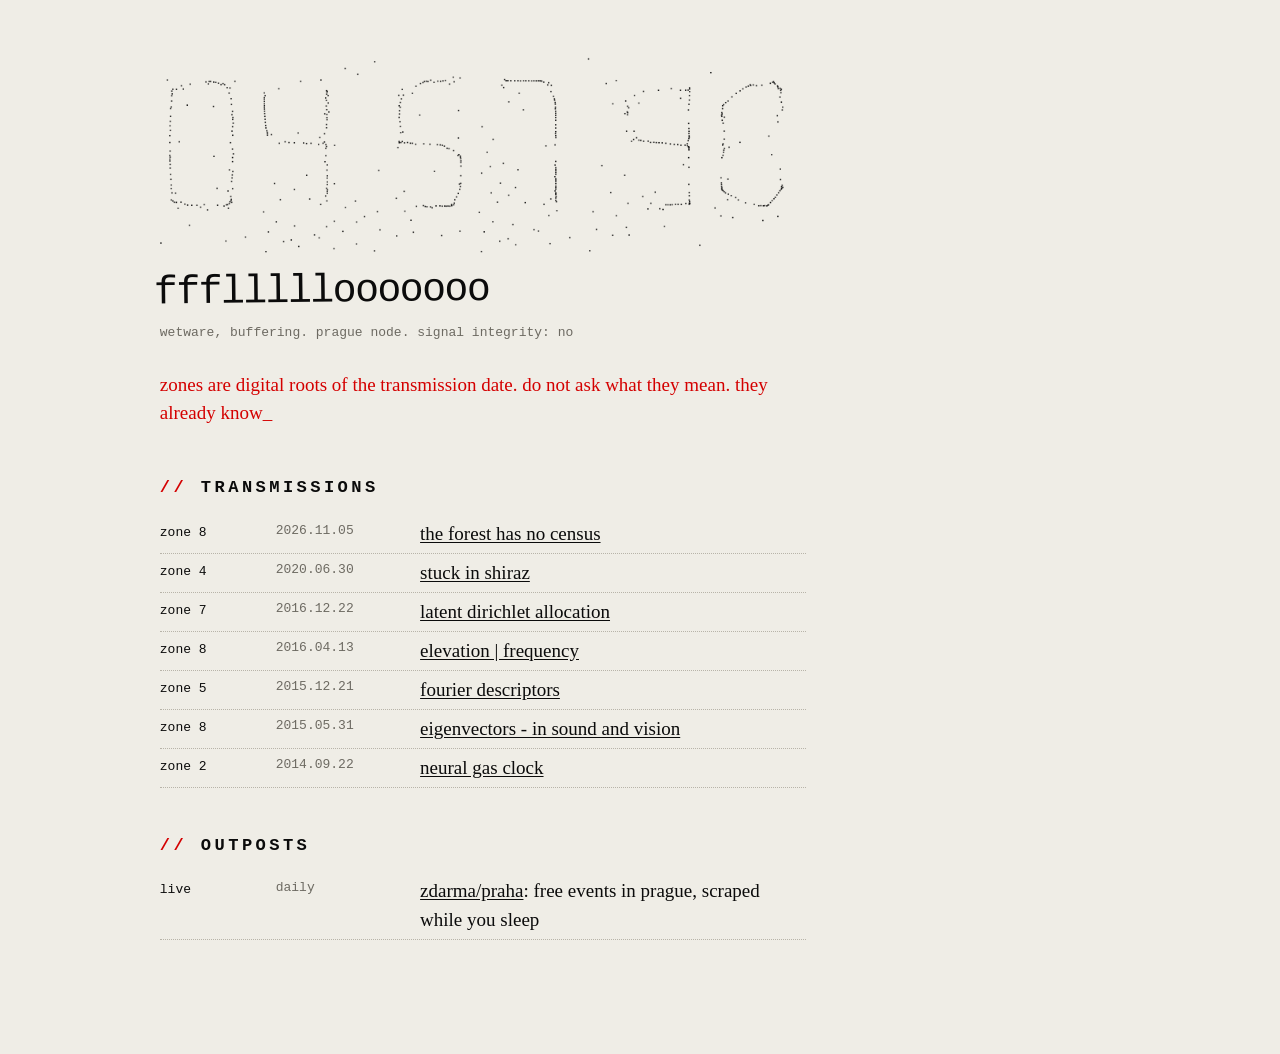
<file: index.html>
<!doctype html>
<html lang="en">
<meta charset="utf-8">
<meta name="viewport" content="width=device-width, initial-scale=1">
<title>ffflllllooooooo</title>
<meta name="description" content="machine notes, leaked backwards.">
<link rel="stylesheet" href="/style.css">
<body>

<!-- the clock is not decoration. it is the only thing on this page that is actually learning -->
<canvas id="clock" title="neural gas clock (2014). it forgets every second."></canvas>
<script src="/clock.js"></script>

<h1>ffflllllooooooo</h1>
<p class="meta">wetware, buffering. prague node. signal integrity: no</p>

<div class="intro">
  <p class="red cursor">zones are digital roots of the transmission date. do not ask what they mean. they already know</p>
</div>

<h2>transmissions</h2>
<ul class="tx">
  <li><span class="zone">zone 8</span><time>2026.11.05</time><a href="/the-forest-has-no-census/">the forest has no census</a></li>
  <li><span class="zone">zone 4</span><time>2020.06.30</time><a href="/shiraz/">stuck in shiraz</a></li>
  <li><span class="zone">zone 7</span><time>2016.12.22</time><a href="/lda/">latent dirichlet allocation</a></li>
  <li><span class="zone">zone 8</span><time>2016.04.13</time><a href="/elevation/">elevation | frequency</a></li>
  <li><span class="zone">zone 5</span><time>2015.12.21</time><a href="/fourierdescriptors/">fourier descriptors</a></li>
  <li><span class="zone">zone 8</span><time>2015.05.31</time><a href="/eigen/">eigenvectors - in sound and vision</a></li>
  <li><span class="zone">zone 2</span><time>2014.09.22</time><a href="/neuralgasclock/">neural gas clock</a></li>
</ul>

<h2>outposts</h2>
<ul class="tx">
  <li><span class="zone">live</span><time>daily</time><span><a href="/zdarma-praha/">zdarma/praha</a>: free events in prague, scraped while you sleep</span></li>
</ul>

</body>
</html>
</file>
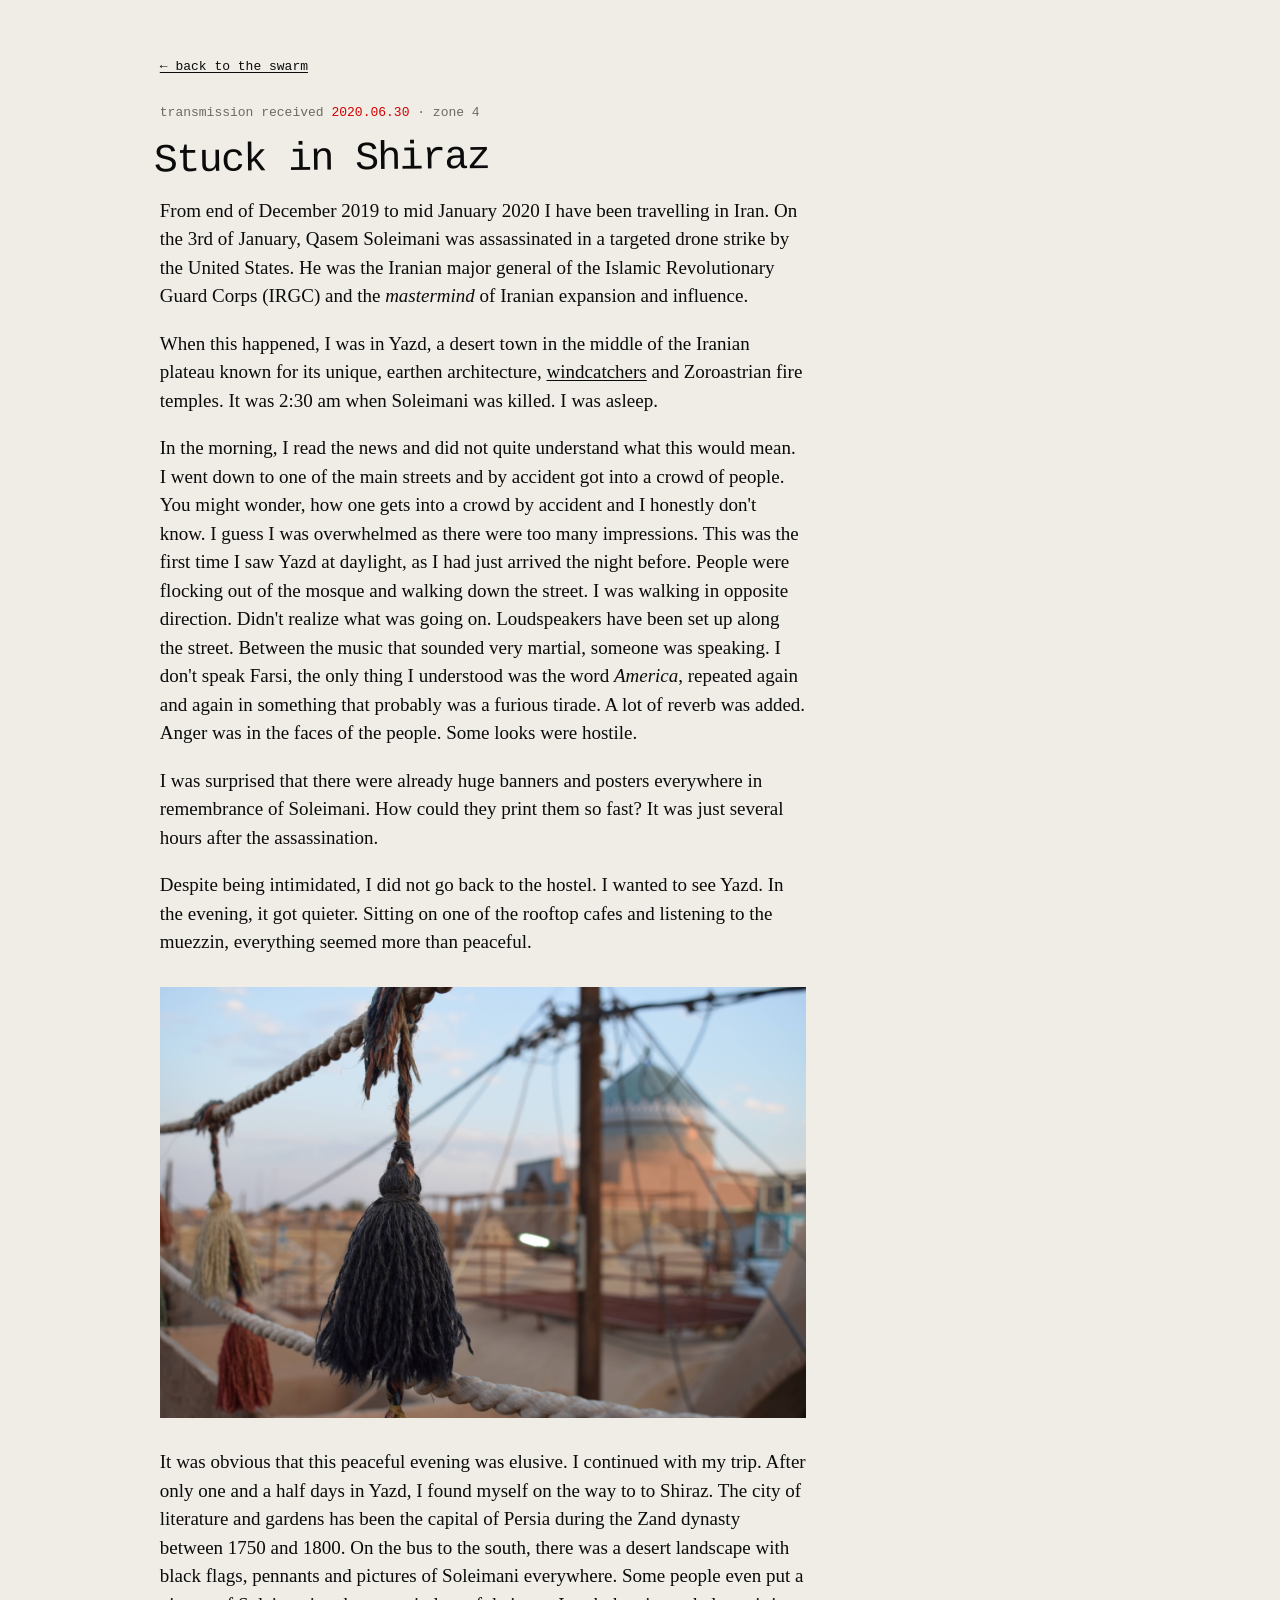
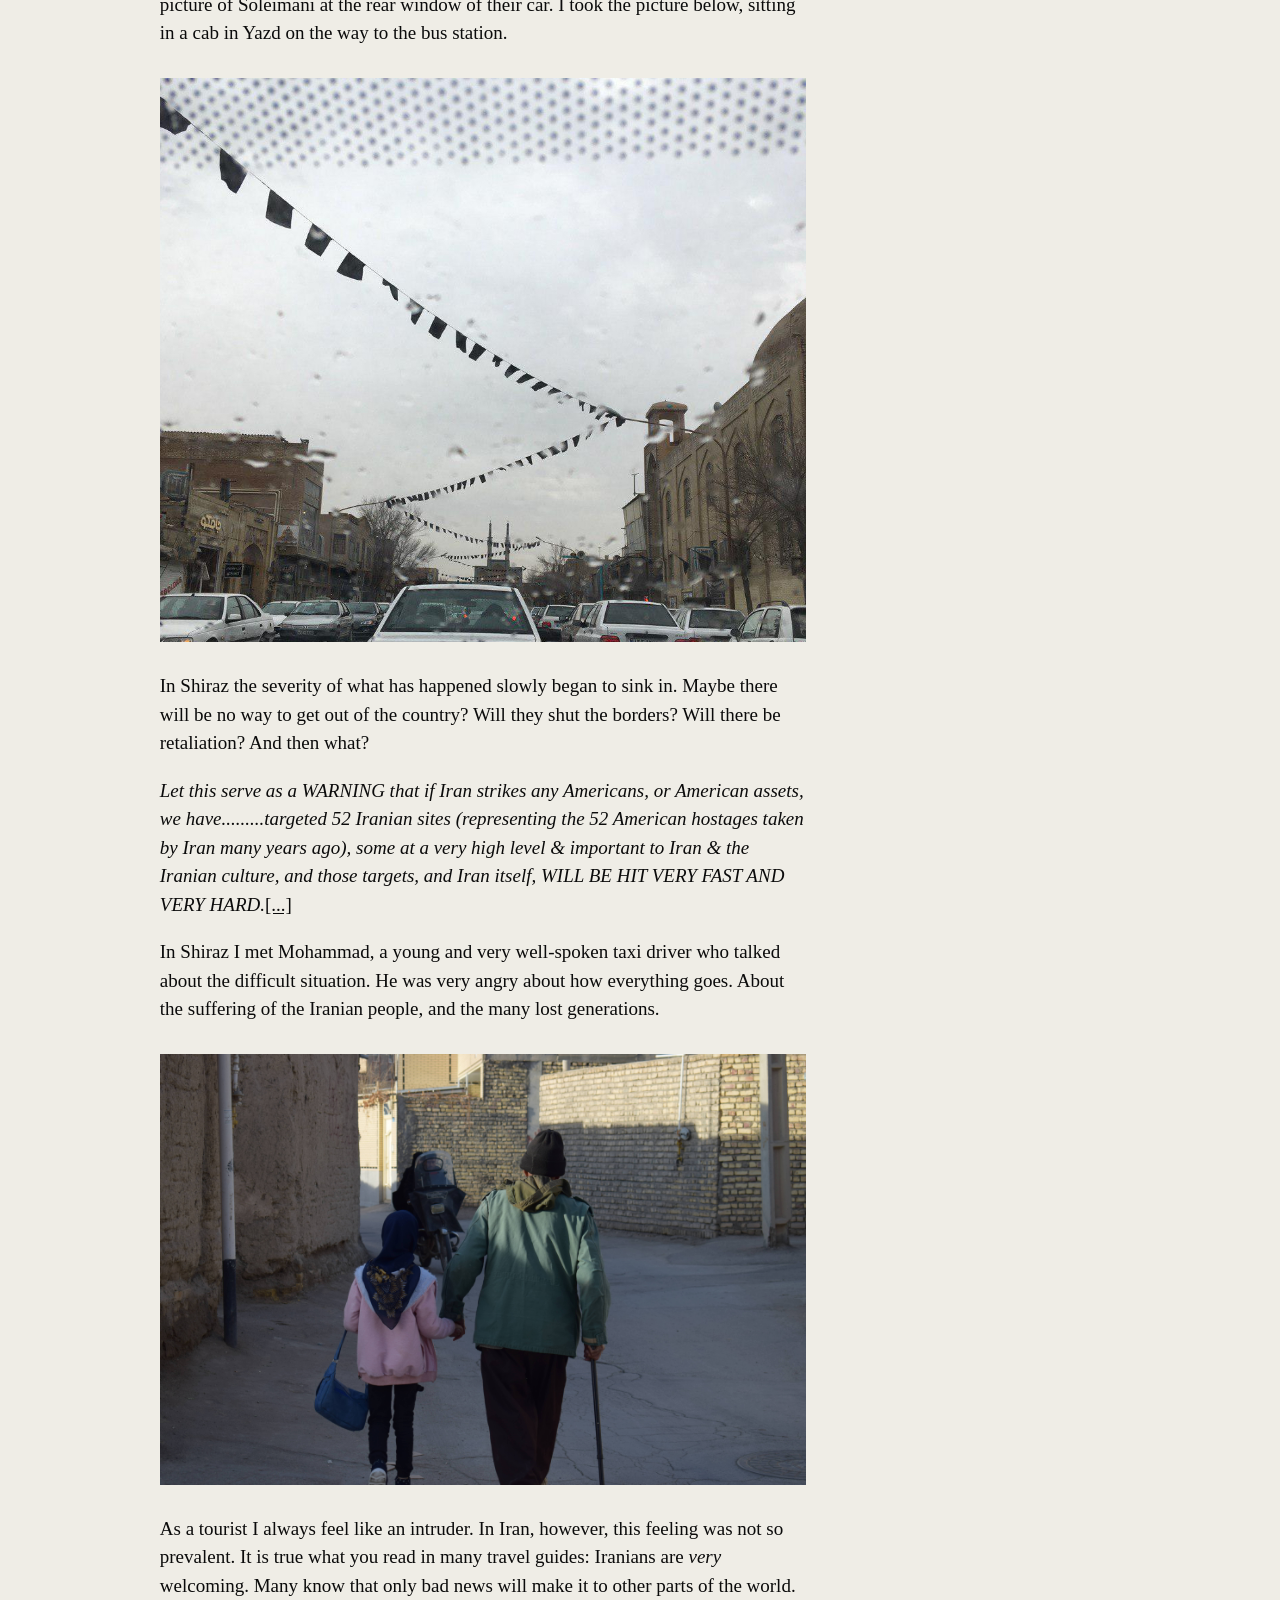
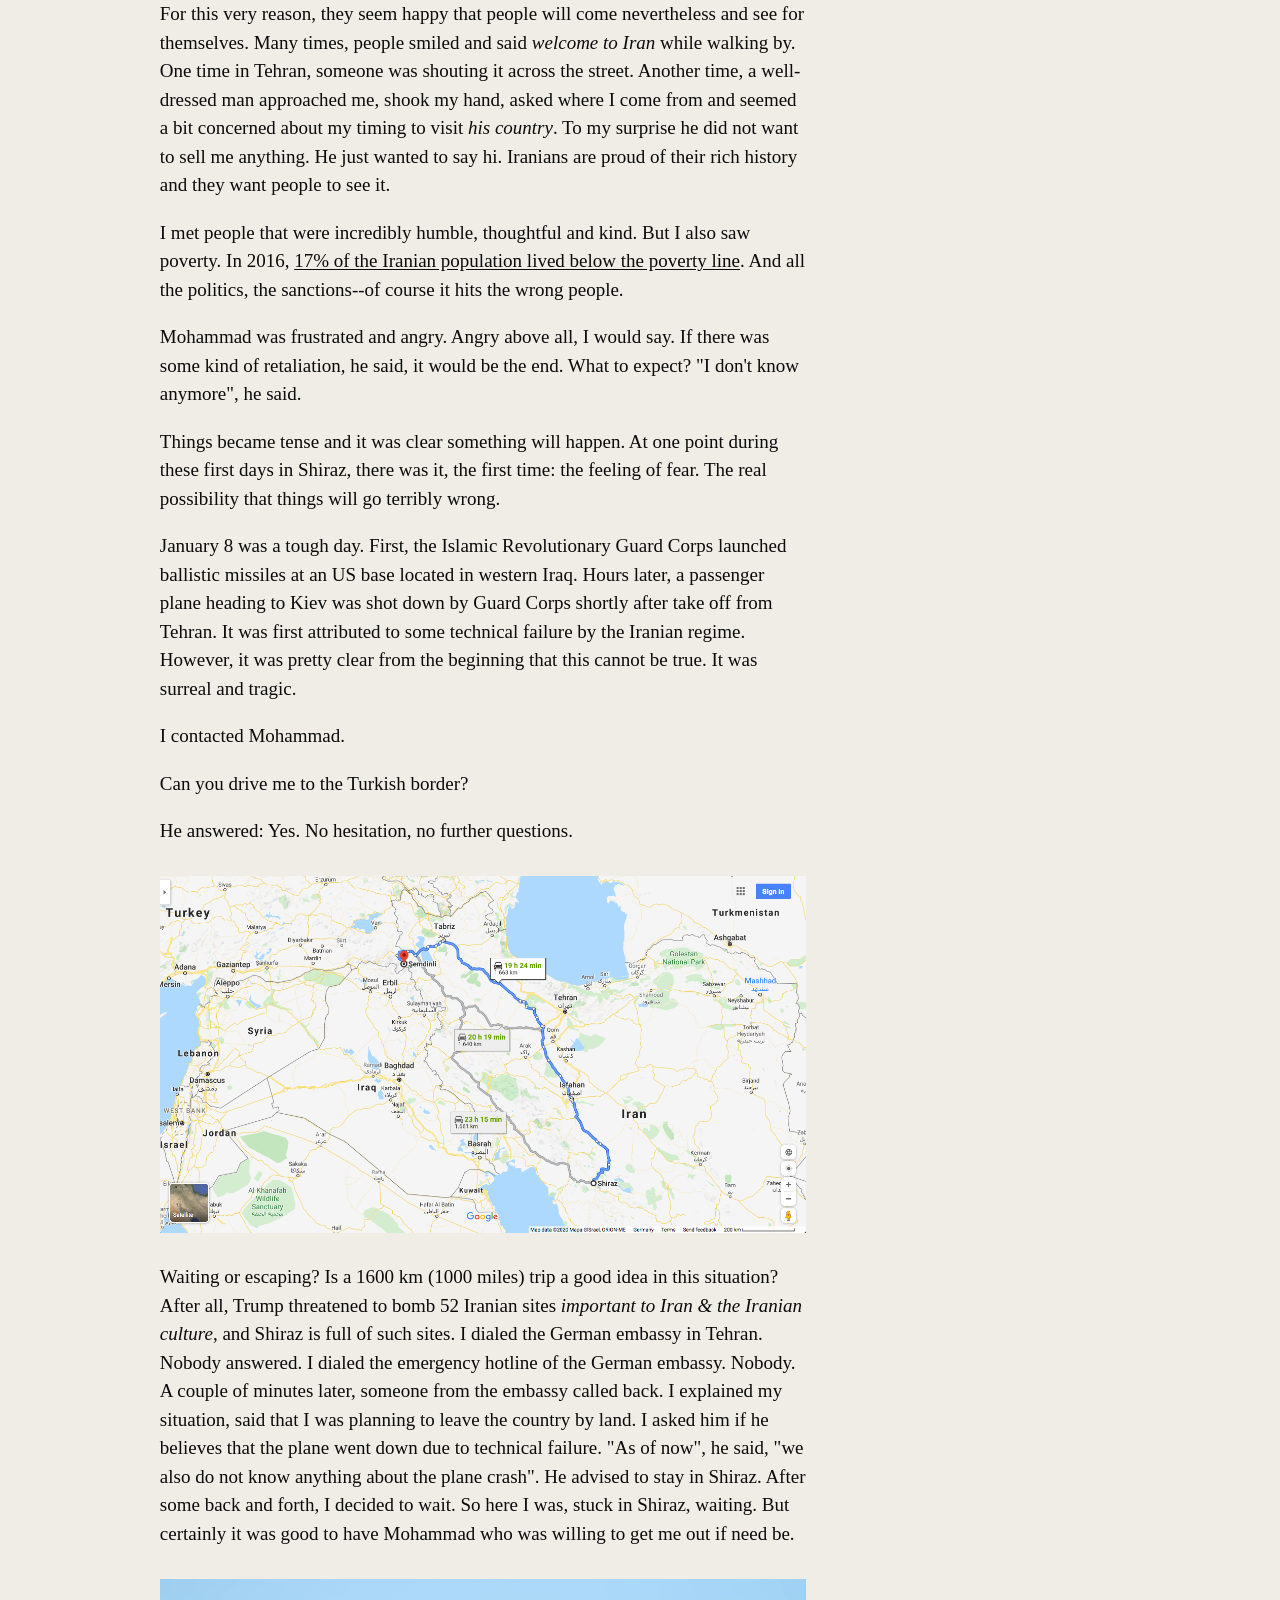
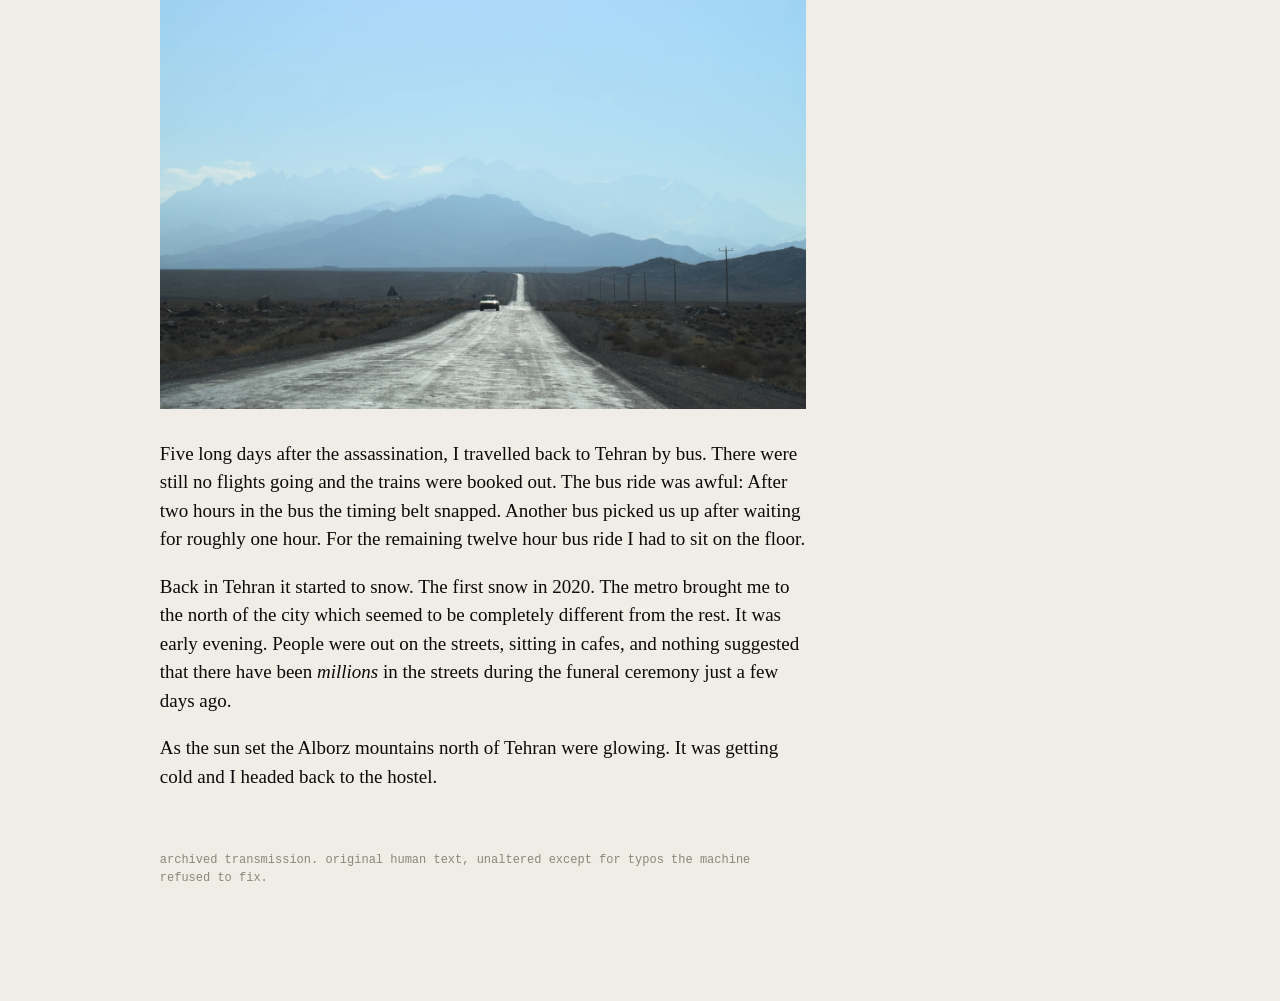
<file: shiraz/index.html>
<!doctype html>
<html lang="en">
<meta charset="utf-8">
<meta name="viewport" content="width=device-width, initial-scale=1">
<title>Stuck in Shiraz &middot; ffflllllooooooo</title>
<link rel="stylesheet" href="/style.css">

<body>
<nav><a href="/">&larr; back to the swarm</a></nav>

<p class="meta">transmission received <b>2020.06.30</b> &middot; zone 4</p>
<h1>Stuck in Shiraz</h1>


<p>From end of December 2019 to mid January 2020 I have been travelling in Iran. On the 3rd of January, Qasem Soleimani was assassinated in a targeted drone strike by the United States. He was the Iranian major general of the Islamic Revolutionary Guard Corps (IRGC) and the <em>mastermind</em> of Iranian expansion and influence. </p>
<p>When this happened, I was in Yazd, a desert town in the middle of the Iranian plateau known for its unique, earthen architecture, <a href="https://en.wikipedia.org/wiki/Windcatcher">windcatchers</a> and Zoroastrian fire temples. It was 2:30 am when Soleimani was killed. I was asleep. </p>
<p>In the morning, I read the news and did not quite understand what this would mean. I went down to one of the main streets and by accident got into a crowd of people. You might wonder, how one gets into a crowd by accident and I honestly don't know. 
I guess I was overwhelmed as there were too many impressions. This was the first time I saw Yazd at daylight, as I had just arrived the night before. People were flocking out of the mosque and walking down the street. I was walking in opposite direction. Didn't realize what was going on. Loudspeakers have been set up along the street. Between the music that sounded very martial, someone was speaking. I don't speak Farsi, the only thing I understood was the word <em>America</em>, repeated again and again in something that probably was a furious tirade. A lot of reverb was added. Anger was in the faces of the people. Some looks were hostile. </p>
<p>I was surprised that there were already huge banners and posters everywhere in remembrance of Soleimani. How could they print them so fast? It was just several hours after the assassination.</p>
<p>Despite being intimidated, I did not go back to the hostel. I wanted to see Yazd. In the evening, it got quieter. Sitting on one of the rooftop cafes and listening to the muezzin, everything seemed more than peaceful.</p>
<p><img src="/assets/shiraz/yazd.jpg" alt="" loading="lazy"></p>
<p>It was obvious that this peaceful evening was elusive. I continued with my trip. After only one and a half days in Yazd, I found myself on the way to to Shiraz. The city of literature and gardens has been the capital of Persia during the Zand dynasty between 1750 and 1800. On the bus to the south, there was a desert landscape with black flags, pennants and pictures of Soleimani everywhere. Some people even put a picture of Soleimani at the rear window of their car. I took the picture below, sitting in a cab in Yazd on the way to the bus station. </p>
<p><img src="/assets/shiraz/black.jpg" alt="" loading="lazy"></p>
<p>In Shiraz the severity of what has happened slowly began to sink in. Maybe there will be no way to get out of the country? 
Will they shut the borders? Will there be retaliation? And then what?</p>
<p><em>Let this serve as a WARNING that if Iran strikes any Americans, or American assets, we have.........targeted 52 Iranian sites (representing the 52 American hostages taken by Iran many years ago), some at a very high level &amp; important to Iran &amp; the Iranian culture, and those targets, and Iran itself, WILL BE HIT VERY FAST AND VERY HARD.</em><a href="https://twitter.com/realdonaldtrump/status/1213593975732527112?lang=en">[...]</a></p>
<p>In Shiraz I met Mohammad, a young and very well-spoken taxi driver who talked about the difficult situation. He was very angry about how everything goes. About the suffering of the Iranian people, and the many lost generations. </p>
<p><img src="/assets/shiraz/generations.jpg" alt="" loading="lazy"></p>
<p>As a tourist I always feel like an intruder. In Iran, however, this feeling was not so prevalent. It is true what you read in many travel guides: Iranians are <em>very</em> welcoming. Many know that only bad news will make it to other parts of the world. For this very reason, they seem happy that people will come nevertheless and see for themselves. Many times, people smiled and said <em>welcome to Iran</em> while walking by. One time in Tehran, someone was shouting it across the street. Another time, a well-dressed man approached me, shook my hand, asked where I come from and seemed a bit concerned about my timing to visit <em>his country</em>. To my surprise he did not want to sell me anything. He just wanted to say hi. Iranians are proud of their rich history and they want people to see it.</p>
<p>I met people that were incredibly humble, thoughtful and kind. But I also saw poverty. In 2016, <a href="https://iranwire.com/en/features/5829">17% of the Iranian population lived below the poverty line</a>. And all the politics, the sanctions--of course it hits the wrong people. </p>
<p>Mohammad was frustrated and angry. Angry above all, I would say. 
If there was some kind of retaliation, he said, it would be the end. What to expect? "I don't know anymore", he said.</p>
<p>Things became tense and it was clear something will happen. At one point during these first days in Shiraz, there was it, the first time: the feeling of fear. The real possibility that things will go terribly wrong.</p>
<p>January 8 was a tough day. First, the Islamic Revolutionary Guard Corps launched ballistic missiles at an US base located in western Iraq. Hours later, a passenger plane heading to Kiev was shot down by Guard Corps shortly after take off from Tehran. It was first attributed to some technical failure by the Iranian regime. However, it was pretty clear from the beginning that this cannot be true. It was surreal and tragic.</p>
<p>I contacted Mohammad.</p>
<p>Can you drive me to the Turkish border?</p>
<p>He answered: Yes.
No hesitation, no further questions.</p>
<p><img src="/assets/shiraz/turkey.jpg" alt="" loading="lazy"></p>
<p>Waiting or escaping? Is a 1600 km (1000 miles) trip a good idea in this situation? After all, Trump threatened to bomb 52 Iranian sites <em>important to Iran &amp; the Iranian culture</em>, and Shiraz is full of such sites. 
I dialed the German embassy in Tehran. Nobody answered. I dialed the emergency hotline of the German embassy. Nobody. A couple of minutes later, someone from the embassy called back. I explained my situation, said that I was planning to leave the country by land. I asked him if he believes that the plane went down due to technical failure. "As of now", he said, "we also do not know anything about the plane crash". He advised to stay in Shiraz.
After some back and forth, I decided to wait. So here I was, stuck in Shiraz, waiting. But certainly it was good to have Mohammad who was willing to get me out if need be.</p>
<p><img src="/assets/shiraz/travel.jpg" alt="" loading="lazy"></p>
<p>Five long days after the assassination, I travelled back to Tehran by bus. There were still no flights going and the trains were booked out. The bus ride was awful: After two hours in the bus the timing belt snapped. Another bus picked us up after waiting for roughly one hour. For the remaining twelve hour bus ride I had to sit on the floor. </p>
<p>Back in Tehran it started to snow. The first snow in 2020. The metro brought me to the north of the city which seemed to be completely different from the rest. It was early evening. People were out on the streets, sitting in cafes, and nothing suggested that there have been <em>millions</em> in the streets during the funeral ceremony just a few days ago.  </p>
<p>As the sun set the Alborz mountains north of Tehran were glowing. It was getting cold and I headed back to the hostel.</p>


<footer>
<p>archived transmission. original human text, unaltered except for typos the machine refused to fix.</p>
</footer>
</body>
</html>
</file>
<file: style.css>
/* ffflllllooooooo / style.css
   written by hand. no framework was harmed.
   if something looks off, it is probably on purpose. probably. */

html { background: #efede6; color: #0b0b0b; }

body {
  font: 19px/1.5 "Times New Roman", Times, serif;
  max-width: 34em;
  /* asymmetric on purpose. centred things are for brochures */
  margin: 3em auto 6em 11vw;
  padding: 0 1em;
}
@media (max-width: 700px) { body { margin-left: auto; font-size: 17px; } }

a { color: inherit; text-underline-offset: 2px; }
a:hover { background: #0b0b0b; color: #efede6; text-decoration: none; }
a:visited { text-decoration-style: wavy; }   /* already consumed */

::selection { background: #d40000; color: #efede6; }

h1, h2, h3, .meta, .zone, nav, footer, pre, code, table {
  font-family: "Courier New", Courier, monospace;
}
h1 {
  font-size: 2.1em; line-height: 1; font-weight: normal;
  letter-spacing: -0.04em;
  transform: rotate(-0.6deg);        /* the floor is not level */
  margin: 0.4em 0 0.2em -0.15em;
}
h2, h3 { font-size: 0.9em; text-transform: uppercase; letter-spacing: 0.2em; margin-top: 2.6em; }
h2::before, h3::before { content: "// "; color: #d40000; }

.meta { font-size: 13px; color: #6d6a62; }
.meta b { color: #d40000; font-weight: normal; }

pre {
  font-size: 13px; line-height: 1.35;
  overflow-x: auto;
  padding: 0.8em 0 0.8em 1em;
  border-left: 3px solid #0b0b0b;
}
code { font-size: 0.85em; }
pre code { font-size: inherit; }

img, iframe, canvas { max-width: 100%; display: block; margin: 1.6em 0; }
iframe { border: 0; width: 100%; aspect-ratio: 16/9; height: auto; }

table { border-collapse: collapse; font-size: 13px; margin: 1.5em 0; }
td, th { border: 1px solid #0b0b0b; padding: 0.2em 0.6em; }

hr { border: 0; text-align: left; margin: 3em 0; }
hr::after { content: "\\\\\\\\\\\\\\\\\\ \\\\\\\\ \\\\ \\"; letter-spacing: 0.3em; font-family: monospace; }

blockquote { margin-left: 0; padding-left: 1em; font-style: italic; border-left: 1px dashed #d40000; }

.footnotes { font-size: 14px; color: #6d6a62; }

/* --- home --- */

#clock { width: 100%; height: auto; margin: 0 0 0.5em -6px; }

.intro { margin: 1.5em 0 2.5em; }
.intro p { margin: 0.3em 0; }
.intro .red { color: #d40000; }

ul.tx { list-style: none; padding: 0; margin: 0; }
ul.tx li {
  display: grid;
  grid-template-columns: 5.5em 7em 1fr;
  gap: 0 0.6em;
  padding: 0.25em 0;
  border-bottom: 1px dotted #b8b4a9;
}
ul.tx .zone { font-size: 13px; padding-top: 0.25em; }
ul.tx time { font: 13px "Courier New", monospace; color: #6d6a62; padding-top: 0.25em; }
@media (max-width: 520px) { ul.tx li { grid-template-columns: 4.5em 1fr; } ul.tx time { display: none; } }

nav { font-size: 13px; margin-bottom: 2em; }
nav a { margin-right: 1em; }

footer { margin-top: 5em; font-size: 12px; color: #8b877d; }

/* a single blink. one. we are not animals */
.cursor::after { content: "_"; animation: b 1.1s steps(1) infinite; }
@keyframes b { 50% { opacity: 0; } }
@media (prefers-reduced-motion: reduce) { .cursor::after { animation: none; } }
</file>
